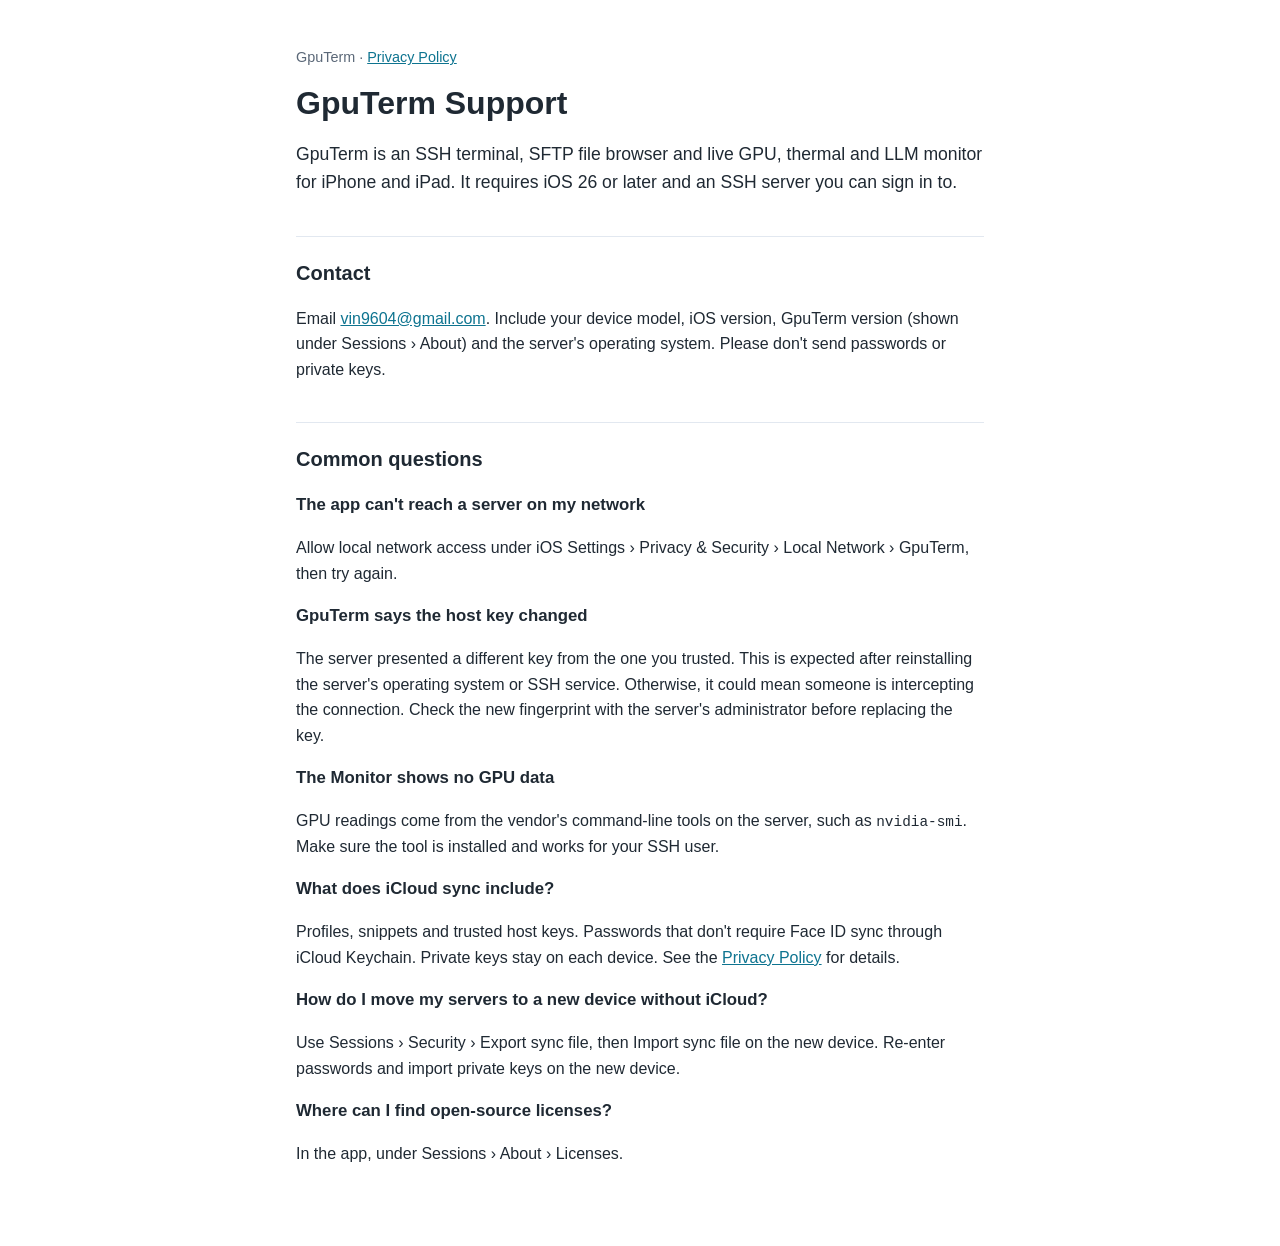
<file: index.html>
<!doctype html>
<html lang="en">
<head>
<meta charset="utf-8">
<meta name="viewport" content="width=device-width, initial-scale=1">
<title>GpuTerm Support</title>
<link rel="stylesheet" href="style.css">
</head>
<body>
<main>
<p class="nav">GpuTerm · <a href="privacy.html">Privacy Policy</a></p>
<h1>GpuTerm Support</h1>
<p class="lead">GpuTerm is an SSH terminal, SFTP file browser and live GPU, thermal and LLM monitor
for iPhone and iPad. It requires iOS 26 or later and an SSH server you can sign in to.</p>

<h2>Contact</h2>
<p>Email <a href="mailto:vin9604@gmail.com">vin9604@gmail.com</a>. Include your device model, iOS version,
GpuTerm version (shown under Sessions › About) and the server's operating system. Please don't send
passwords or private keys.</p>

<h2>Common questions</h2>

<h3>The app can't reach a server on my network</h3>
<p>Allow local network access under iOS Settings › Privacy & Security › Local Network › GpuTerm, then try again.</p>

<h3>GpuTerm says the host key changed</h3>
<p>The server presented a different key from the one you trusted. This is expected after reinstalling
the server's operating system or SSH service. Otherwise, it could mean someone is intercepting the
connection. Check the new fingerprint with the server's administrator before replacing the key.</p>

<h3>The Monitor shows no GPU data</h3>
<p>GPU readings come from the vendor's command-line tools on the server, such as <code>nvidia-smi</code>.
Make sure the tool is installed and works for your SSH user.</p>

<h3>What does iCloud sync include?</h3>
<p>Profiles, snippets and trusted host keys. Passwords that don't require Face ID sync through iCloud
Keychain. Private keys stay on each device. See the <a href="privacy.html">Privacy Policy</a> for details.</p>

<h3>How do I move my servers to a new device without iCloud?</h3>
<p>Use Sessions › Security › Export sync file, then Import sync file on the new device. Re-enter passwords
and import private keys on the new device.</p>

<h3>Where can I find open-source licenses?</h3>
<p>In the app, under Sessions › About › Licenses.</p>
</main>
</body>
</html>
</file>
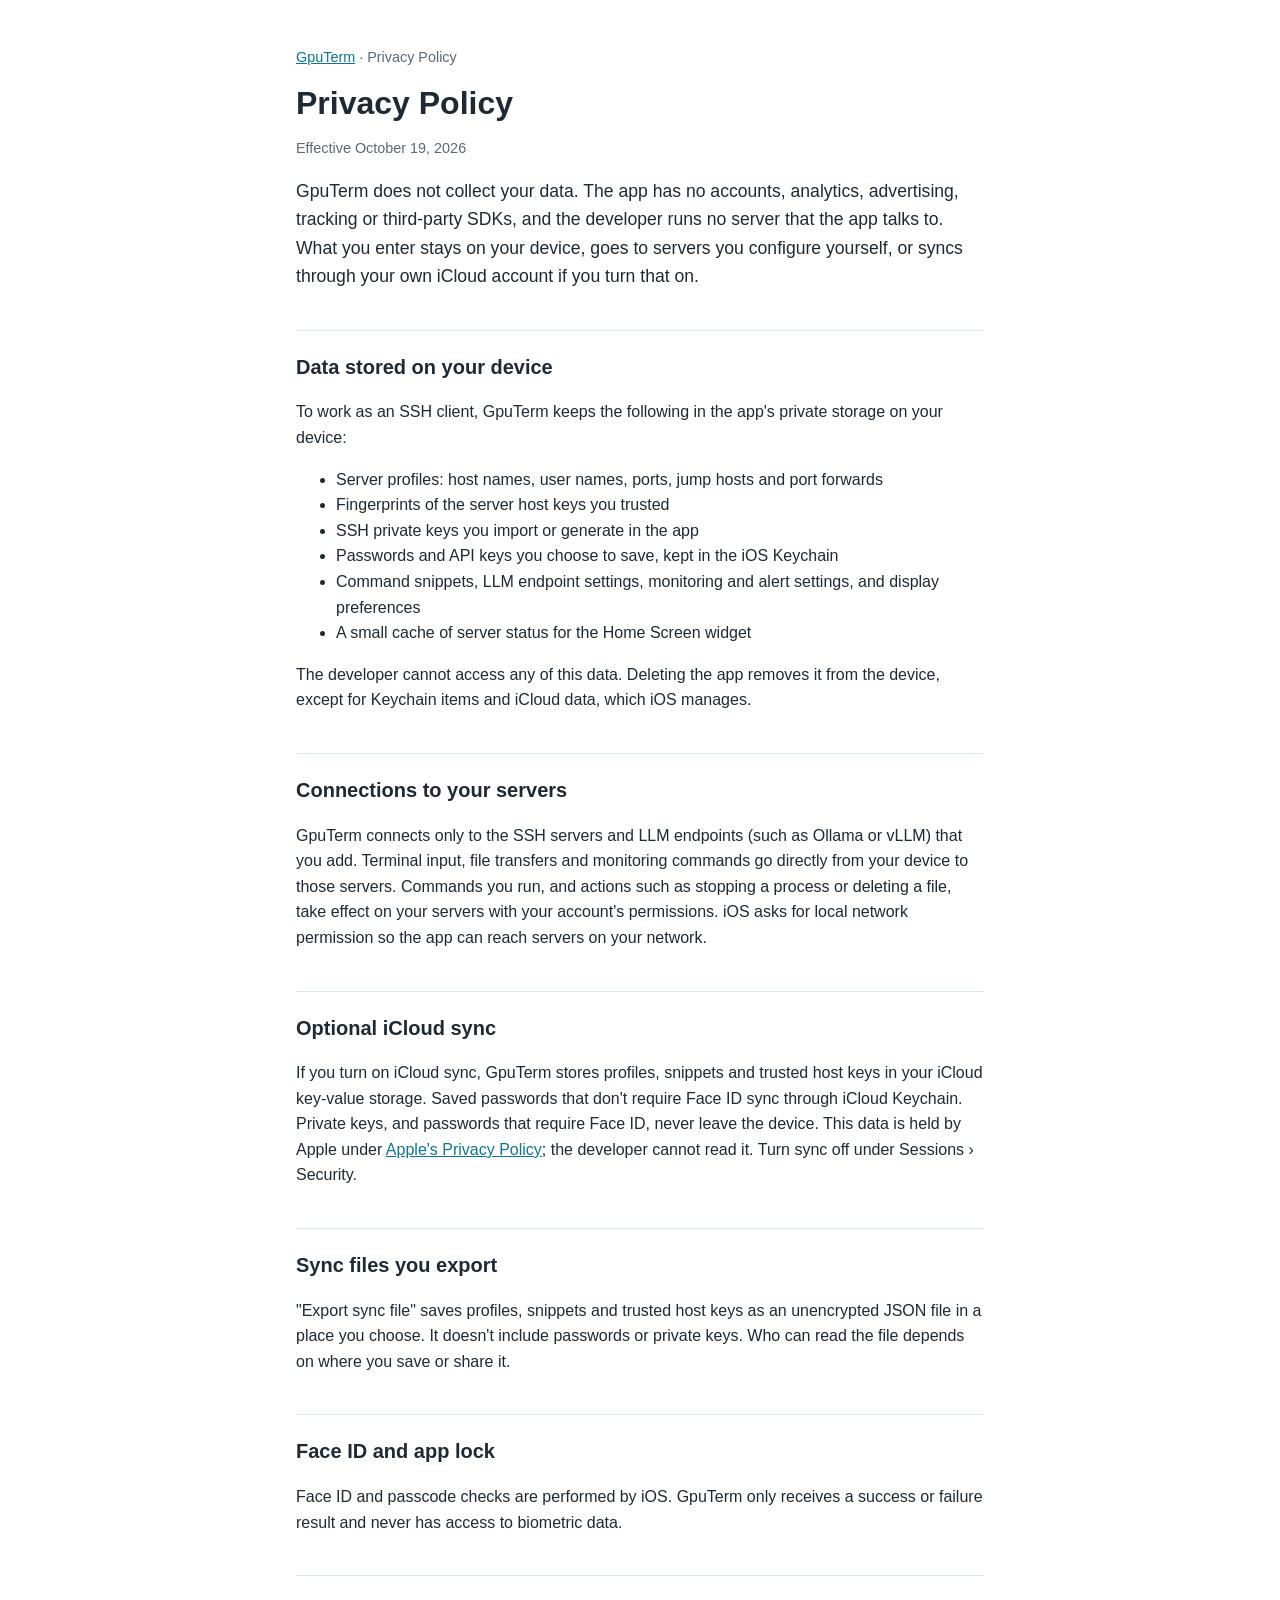
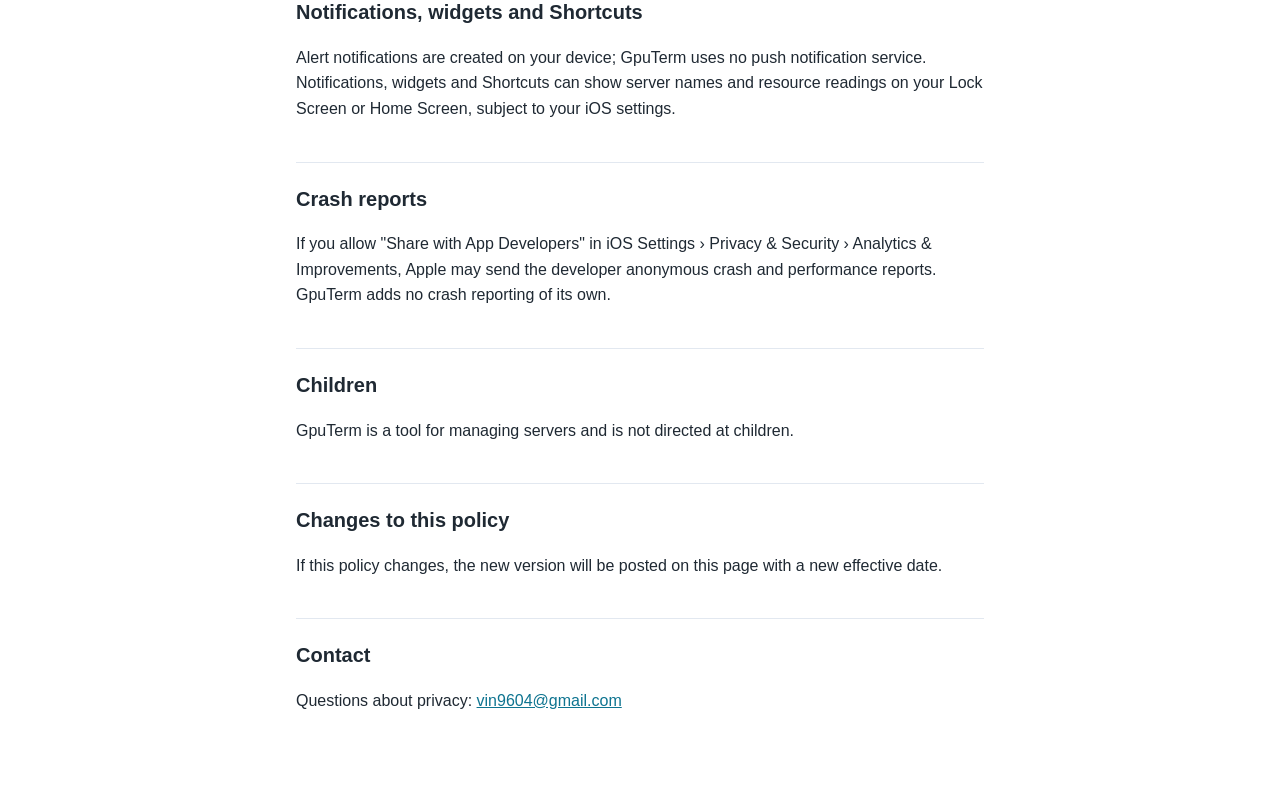
<file: privacy.html>
<!doctype html>
<html lang="en">
<head>
<meta charset="utf-8">
<meta name="viewport" content="width=device-width, initial-scale=1">
<title>GpuTerm Privacy Policy</title>
<link rel="stylesheet" href="style.css">
</head>
<body>
<main>
<p class="nav"><a href="./">GpuTerm</a> · Privacy Policy</p>
<h1>Privacy Policy</h1>
<p class="meta">Effective October 19, 2026</p>

<p class="lead">GpuTerm does not collect your data. The app has no accounts, analytics,
advertising, tracking or third-party SDKs, and the developer runs no server that
the app talks to. What you enter stays on your device, goes to servers you
configure yourself, or syncs through your own iCloud account if you turn that on.</p>

<h2>Data stored on your device</h2>
<p>To work as an SSH client, GpuTerm keeps the following in the app's private storage on your device:</p>
<ul>
  <li>Server profiles: host names, user names, ports, jump hosts and port forwards</li>
  <li>Fingerprints of the server host keys you trusted</li>
  <li>SSH private keys you import or generate in the app</li>
  <li>Passwords and API keys you choose to save, kept in the iOS Keychain</li>
  <li>Command snippets, LLM endpoint settings, monitoring and alert settings, and display preferences</li>
  <li>A small cache of server status for the Home Screen widget</li>
</ul>
<p>The developer cannot access any of this data. Deleting the app removes it from the device,
except for Keychain items and iCloud data, which iOS manages.</p>

<h2>Connections to your servers</h2>
<p>GpuTerm connects only to the SSH servers and LLM endpoints (such as Ollama or vLLM) that you add.
Terminal input, file transfers and monitoring commands go directly from your device to those servers.
Commands you run, and actions such as stopping a process or deleting a file, take effect on your
servers with your account's permissions. iOS asks for local network permission so the app can reach
servers on your network.</p>

<h2>Optional iCloud sync</h2>
<p>If you turn on iCloud sync, GpuTerm stores profiles, snippets and trusted host keys in your iCloud
key-value storage. Saved passwords that don't require Face ID sync through iCloud Keychain. Private keys,
and passwords that require Face ID, never leave the device. This data is held by Apple under
<a href="https://www.apple.com/legal/privacy/">Apple's Privacy Policy</a>; the developer cannot read it.
Turn sync off under Sessions › Security.</p>

<h2>Sync files you export</h2>
<p>"Export sync file" saves profiles, snippets and trusted host keys as an unencrypted JSON file in a
place you choose. It doesn't include passwords or private keys. Who can read the file depends on where
you save or share it.</p>

<h2>Face ID and app lock</h2>
<p>Face ID and passcode checks are performed by iOS. GpuTerm only receives a success or failure result
and never has access to biometric data.</p>

<h2>Notifications, widgets and Shortcuts</h2>
<p>Alert notifications are created on your device; GpuTerm uses no push notification service.
Notifications, widgets and Shortcuts can show server names and resource readings on your Lock Screen
or Home Screen, subject to your iOS settings.</p>

<h2>Crash reports</h2>
<p>If you allow "Share with App Developers" in iOS Settings › Privacy & Security › Analytics & Improvements,
Apple may send the developer anonymous crash and performance reports. GpuTerm adds no crash reporting of its own.</p>

<h2>Children</h2>
<p>GpuTerm is a tool for managing servers and is not directed at children.</p>

<h2>Changes to this policy</h2>
<p>If this policy changes, the new version will be posted on this page with a new effective date.</p>

<h2>Contact</h2>
<p>Questions about privacy: <a href="mailto:vin9604@gmail.com">vin9604@gmail.com</a></p>
</main>
</body>
</html>
</file>
<file: style.css>
:root {
  --bg: #ffffff;
  --text: #1f2933;
  --muted: #5b6878;
  --accent: #0e7490;
  --line: #e2e8f0;
}
@media (prefers-color-scheme: dark) {
  :root {
    --bg: #070a0f;
    --text: #d8e0ea;
    --muted: #8996a8;
    --accent: #22d3ee;
    --line: #243040;
  }
}
* { box-sizing: border-box; }
body {
  margin: 0;
  background: var(--bg);
  color: var(--text);
  font: 16px/1.6 -apple-system, BlinkMacSystemFont, "Segoe UI", sans-serif;
}
main { max-width: 720px; margin: 0 auto; padding: 32px 16px 64px; }
h1 { font-size: 2rem; line-height: 1.2; margin: 8px 0; }
h2 { font-size: 1.25rem; margin-top: 2em; padding-top: 1em; border-top: 1px solid var(--line); }
h3 { font-size: 1.05rem; margin-bottom: 0.25em; }
a { color: var(--accent); }
code { font-family: ui-monospace, SFMono-Regular, Menlo, monospace; font-size: 0.9em; }
.nav, .meta { color: var(--muted); font-size: 0.9rem; }
.lead { font-size: 1.1rem; }
</file>
